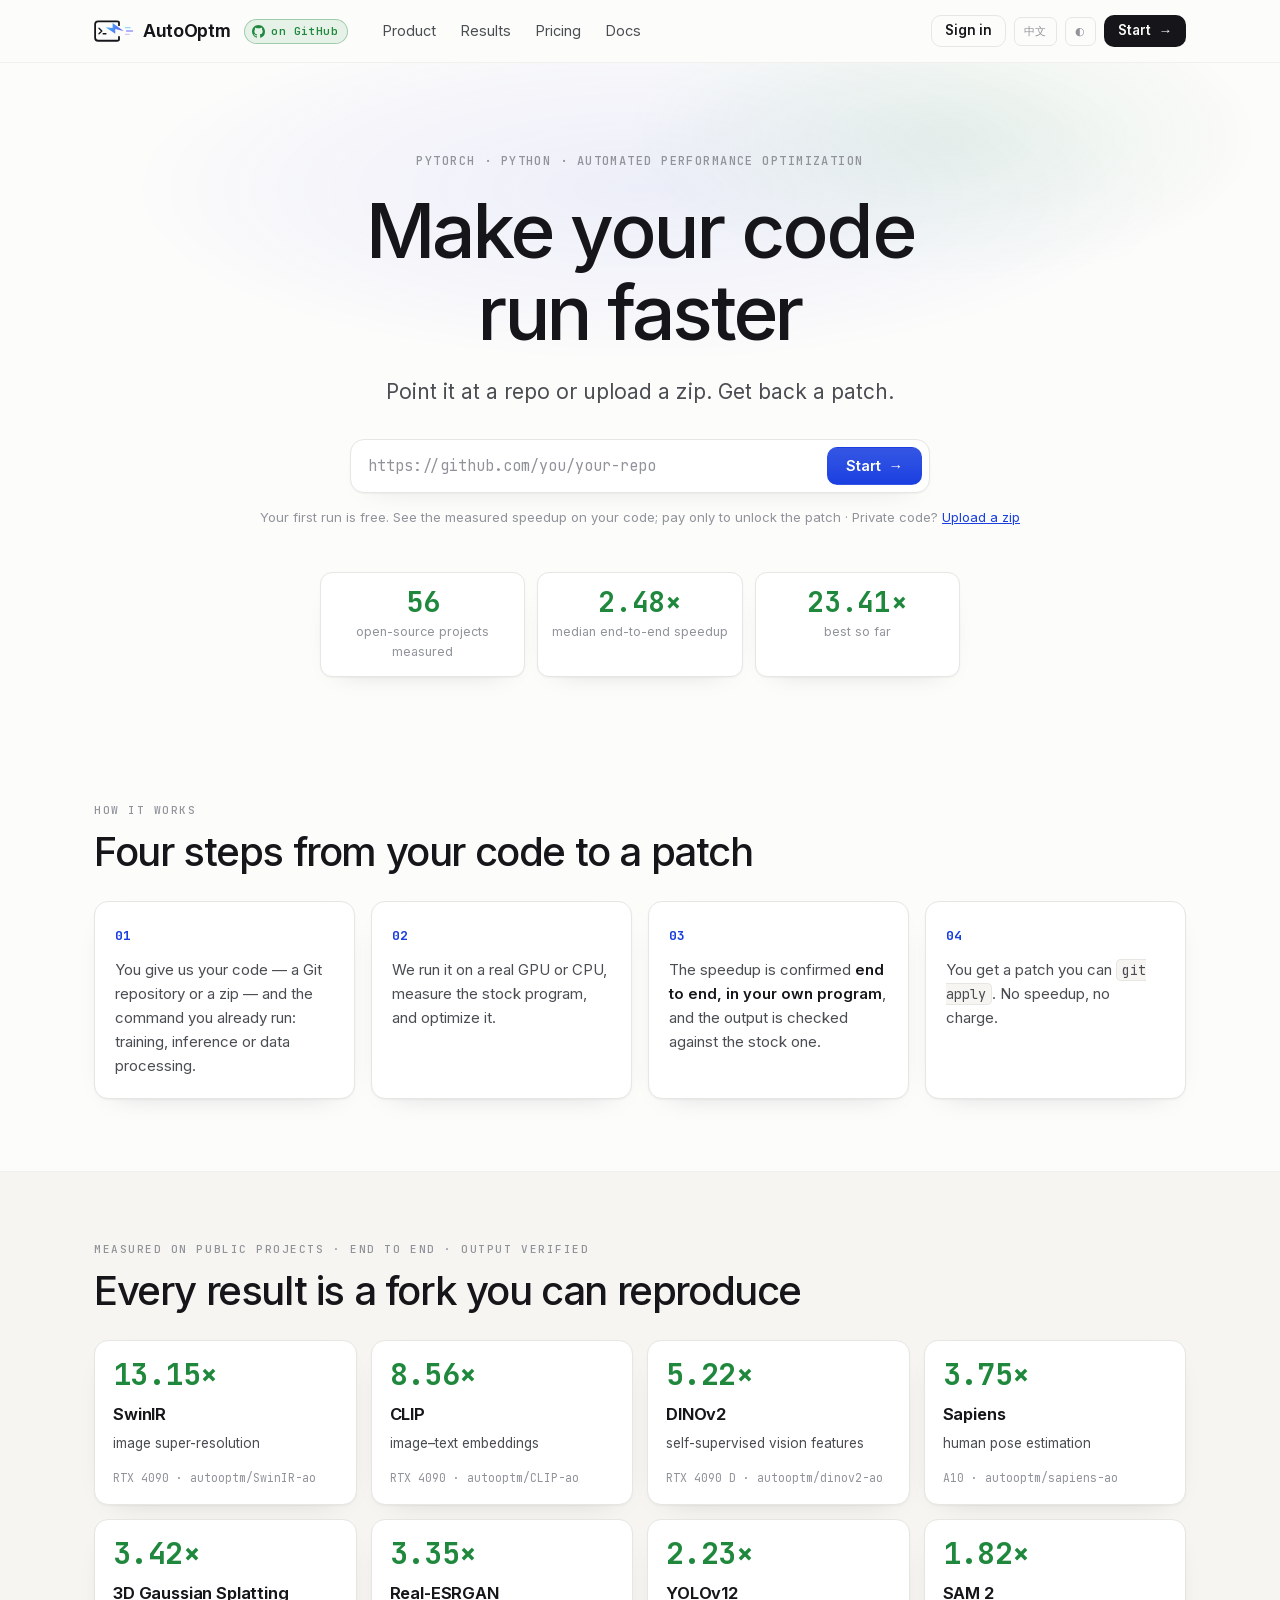
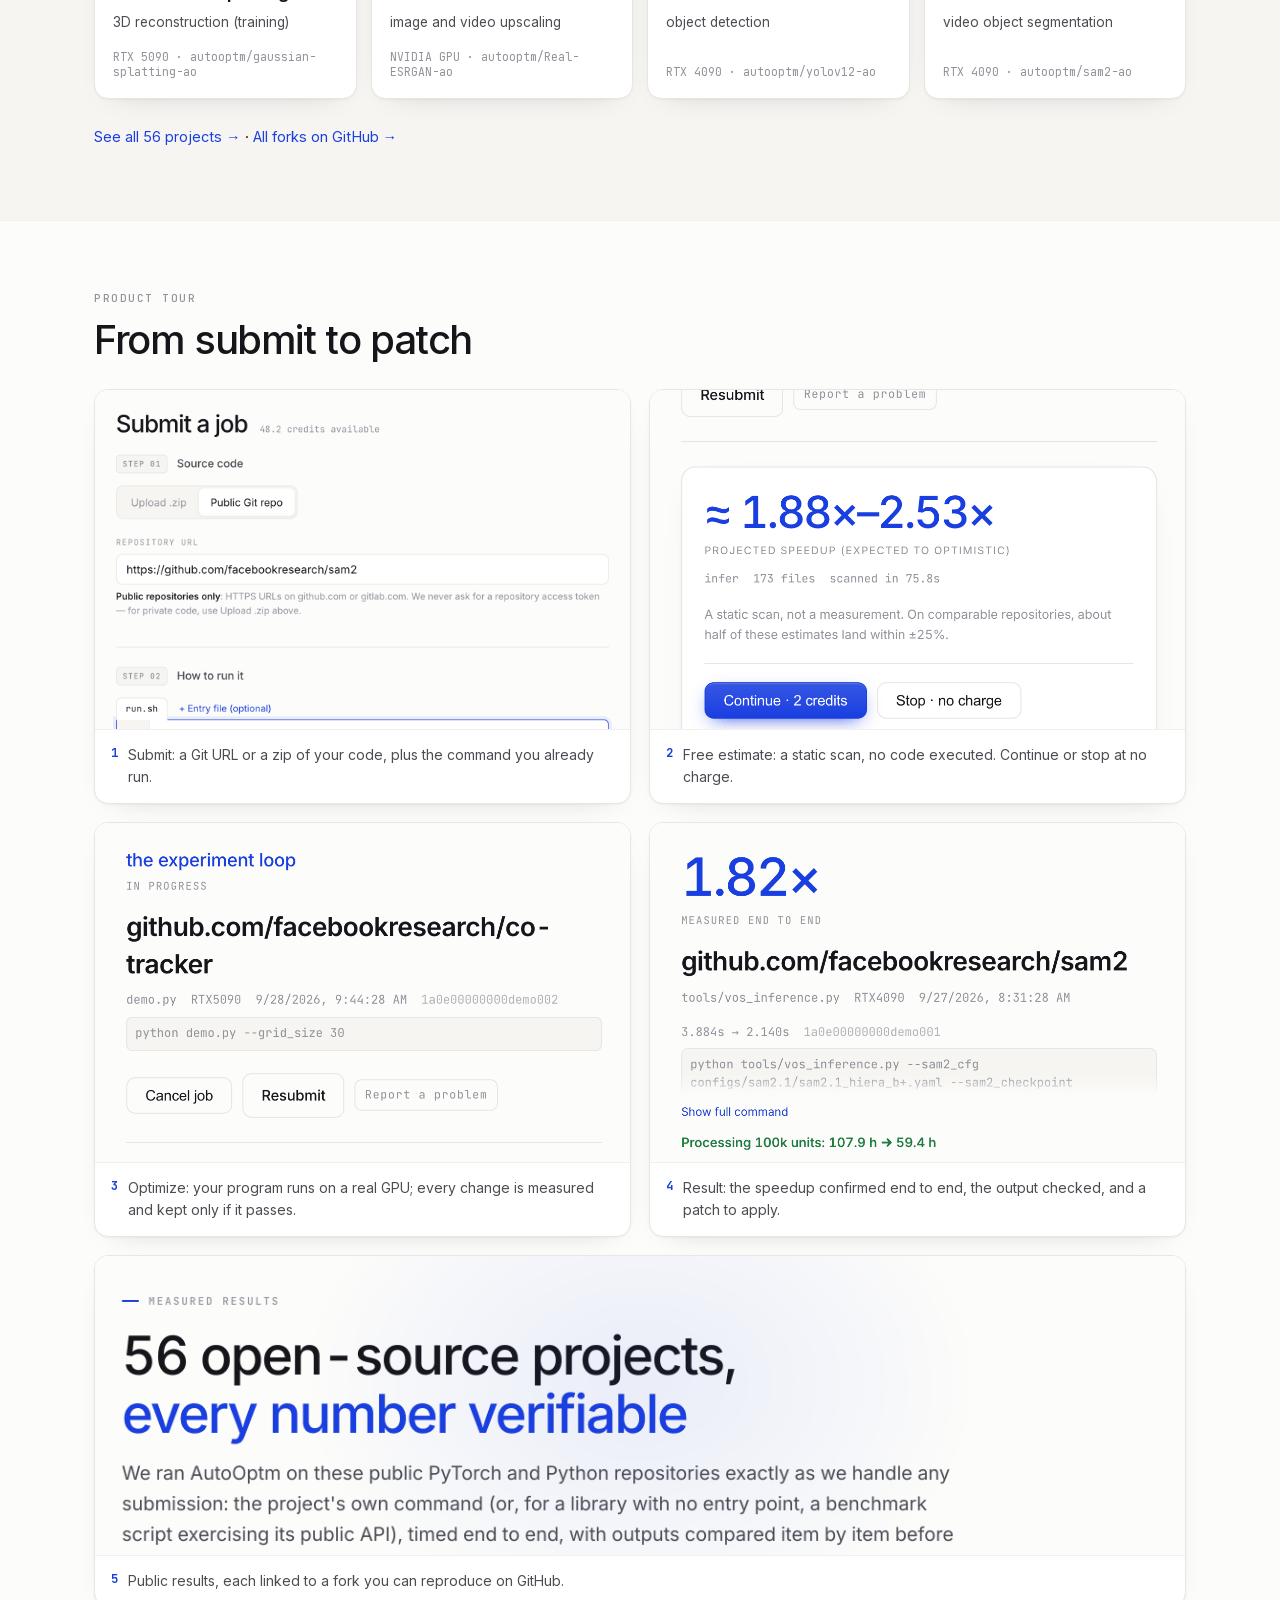
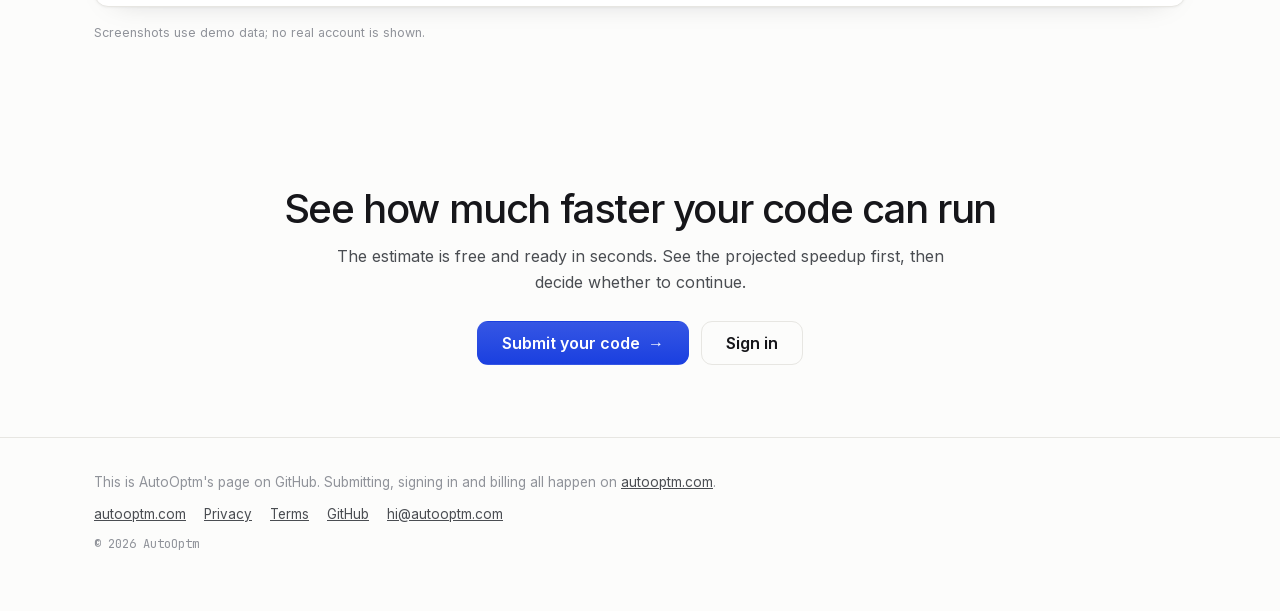
<file: index.html>
<!doctype html>
<html lang="en">
<head>
<meta charset="utf-8">
<meta name="viewport" content="width=device-width, initial-scale=1">
<title>AutoOptm · Make your PyTorch and Python code run faster</title>
<meta name="description" content="AutoOptm optimizes PyTorch training, inference and Python data code. Point it at a repo or upload a zip; get back a patch, verified end to end in your own program. 56 open-source projects, median 2.48x.">
<link rel="canonical" href="https://autooptm.com/">
<meta property="og:type" content="website">
<meta property="og:title" content="AutoOptm · Make your code run faster">
<meta property="og:description" content="Point it at a repo or upload a zip. Get back a patch, verified end to end. 56 open-source projects, median 2.48x.">
<meta property="og:url" content="https://autooptm.github.io/">
<meta property="og:image" content="https://autooptm.github.io/og.png">
<meta name="twitter:card" content="summary_large_image">
<link rel="icon" href="favicon.svg" type="image/svg+xml">
<link rel="icon" href="favicon.png" type="image/png">
<link rel="stylesheet" href="style.css">
<script>

(function () {
  var l = null, t = null;
  try { l = localStorage.getItem('ao.lang'); t = localStorage.getItem('ao.theme'); } catch (e) {}
  if (l !== 'zh' && l !== 'en') l = 'en';
  document.documentElement.lang = l;
  if (t === 'light' || t === 'dark') document.documentElement.dataset.theme = t;
})();
</script>
</head>
<body>

<header class="nav">
  <div class="wrap nav-in">
    <a class="logo" href="https://autooptm.com/"><svg class="mark" viewBox="-8 -8 288 156" fill="none" aria-hidden="true"><defs><linearGradient id="aoBolt" x1="0" y1="0" x2="1" y2="0.3"><stop offset="0%" stop-color="#38BDF8"/><stop offset="100%" stop-color="#6366F1"/></linearGradient></defs><path d="M172 28 L172 8 Q172 0 158 0 L22 0 Q0 0 0 22 L0 118 Q0 140 22 140 L158 140 Q172 140 172 132 L172 112" stroke="currentColor" stroke-width="13" stroke-linecap="round"/><path d="M28 50 L48 70 L28 90" stroke="currentColor" stroke-width="10" stroke-linecap="round" stroke-linejoin="round"/><line x1="58" y1="90" x2="78" y2="90" stroke="currentColor" stroke-width="10" stroke-linecap="round"/><path d="M75 43 L145 89 L145 55 L205 70 L126 13 L126 48 Z" fill="url(#aoBolt)"/><line x1="218" y1="46" x2="252" y2="46" stroke="#38BDF8" stroke-width="8" stroke-linecap="round" opacity=".55"/><line x1="226" y1="70" x2="270" y2="70" stroke="#6366F1" stroke-width="8" stroke-linecap="round"/><line x1="218" y1="94" x2="246" y2="94" stroke="#8B5CF6" stroke-width="8" stroke-linecap="round" opacity=".35"/></svg>AutoOptm</a>
    <a class="gh-badge" href="https://github.com/autooptm" title="github.com/autooptm"><svg viewBox="0 0 16 16" aria-hidden="true"><path fill="currentColor" d="M8 0C3.58 0 0 3.58 0 8c0 3.54 2.29 6.53 5.47 7.59.4.07.55-.17.55-.38 0-.19-.01-.82-.01-1.49-2.01.37-2.53-.49-2.69-.94-.09-.23-.48-.94-.82-1.13-.28-.15-.68-.52-.01-.53.63-.01 1.08.58 1.23.82.72 1.21 1.87.87 2.33.66.07-.52.28-.87.51-1.07-1.78-.2-3.64-.89-3.64-3.95 0-.87.31-1.59.82-2.15-.08-.2-.36-1.02.08-2.12 0 0 .67-.21 2.2.82.64-.18 1.32-.27 2-.27.68 0 1.36.09 2 .27 1.53-1.04 2.2-.82 2.2-.82.44 1.1.16 1.92.08 2.12.51.56.82 1.27.82 2.15 0 3.07-1.87 3.75-3.65 3.95.29.25.54.73.54 1.48 0 1.07-.01 1.93-.01 2.2 0 .21.15.46.55.38A8.013 8.013 0 0016 8c0-4.42-3.58-8-8-8z"/></svg><span class="zh">GitHub 版</span><span class="en">on GitHub</span></a>
    <nav class="nav-links">
      <a href="#how"><span class="zh">产品</span><span class="en">Product</span></a>
      <a href="https://autooptm.com/results" data-zh-href="https://autooptm.com/zh/results"><span class="zh">实测</span><span class="en">Results</span></a>
      <a href="https://autooptm.com/pricing" data-zh-href="https://autooptm.com/zh/pricing"><span class="zh">定价</span><span class="en">Pricing</span></a>
      <a href="https://autooptm.com/cli" data-zh-href="https://autooptm.com/zh/cli"><span class="zh">文档</span><span class="en">Docs</span></a>
    </nav>
    <div class="nav-right">
      <a class="btn quiet sm" href="https://autooptm.com/login?return_to=%2Fapp"><span class="zh">登录</span><span class="en">Sign in</span></a>
      <button class="ghost" id="langBtn" type="button">EN</button>
      <button class="ghost" id="themeBtn" type="button" aria-label="Toggle theme">◐</button>
      <a class="btn sm nav-cta" href="https://autooptm.com/app"><span class="zh">开始</span><span class="en">Start</span><span class="arr">→</span></a>
    </div>
  </div>
</header>

<main>
<section class="hero">
  <div class="wrap hero-mid">
    <p class="eyebrow"><span class="zh">PyTorch · Python · 自动性能优化</span><span class="en">PyTorch · Python · automated performance optimization</span></p>
    <h1><span class="zh">让你的代码<br>更快一点</span><span class="en">Make your code<br>run faster</span></h1>
    <p class="sub"><span class="zh">交给我们一个仓库或代码 zip 包，还你一个补丁。</span><span class="en">Point it at a repo or upload a zip. Get back a patch.</span></p>
    <form class="launch" id="launch" autocomplete="off" action="https://autooptm.com/app" method="get">
      <input type="url" name="repo" id="heroRepo" spellcheck="false" placeholder="https://github.com/you/your-repo" aria-label="Repository URL">
      <button class="btn primary" type="submit"><span class="zh">开始</span><span class="en">Start</span><span class="arr">→</span></button>
    </form>
    <p class="micro"><span class="zh">首次试跑免费，先看实测加速比，满意再付费解锁补丁 · 私有代码？</span><span class="en">Your first run is free. See the measured speedup on your code; pay only to unlock the patch · Private code?</span>
      <a href="https://autooptm.com/app"><span class="zh">上传 zip 包</span><span class="en">Upload a zip</span></a></p>
    <div class="stats">
      <div><b>56</b><small><span class="zh">个开源项目实测</span><span class="en">open-source projects measured</span></small></div>
      <div><b>2.48×</b><small><span class="zh">端到端加速中位数</span><span class="en">median end-to-end speedup</span></small></div>
      <div><b>23.41×</b><small><span class="zh">最高</span><span class="en">best so far</span></small></div>
    </div>
  </div>
</section>

<section class="sec" id="how">
  <div class="wrap">
    <p class="kicker"><span class="zh">怎么用</span><span class="en">How it works</span></p>
    <h2><span class="zh">四步，从代码到补丁</span><span class="en">Four steps from your code to a patch</span></h2>
    <ol class="steps">
      <li><b>01</b><p><span class="zh">把代码交给我们：Git 仓库或 zip 包，加上你平时运行的那条命令，训练、推理或数据处理都可以。</span><span class="en">You give us your code — a Git repository or a zip — and the command you already run: training, inference or data processing.</span></p></li>
      <li><b>02</b><p><span class="zh">我们在真实的 GPU 或 CPU 上运行它，先测原版程序，再做优化。</span><span class="en">We run it on a real GPU or CPU, measure the stock program, and optimize it.</span></p></li>
      <li><b>03</b><p><span class="zh">加速在你自己的程序里<strong>端到端</strong>确认，输出逐项和原版比对。</span><span class="en">The speedup is confirmed <strong>end to end, in your own program</strong>, and the output is checked against the stock one.</span></p></li>
      <li><b>04</b><p><span class="zh">你拿到一个可以直接 <code>git apply</code> 的补丁。没变快，不收费。</span><span class="en">You get a patch you can <code>git apply</code>. No speedup, no charge.</span></p></li>
    </ol>
  </div>
</section>

<section class="sec alt" id="results">
  <div class="wrap">
    <p class="kicker"><span class="zh">公开项目实测 · 端到端 · 输出已校验</span><span class="en">Measured on public projects · end to end · output verified</span></p>
    <h2><span class="zh">每个结果都是一个可以复现的 fork</span><span class="en">Every result is a fork you can reproduce</span></h2>
    <div class="cards">
      <a class="card" href="https://github.com/autooptm/SwinIR-ao">
        <span class="x">13.15×</span>
        <h3>SwinIR</h3>
        <span class="what"><span class="zh">图像超分辨率</span><span class="en">image super-resolution</span></span>
        <span class="meta">RTX 4090 · autooptm/SwinIR-ao</span>
      </a>
      <a class="card" href="https://github.com/autooptm/CLIP-ao">
        <span class="x">8.56×</span>
        <h3>CLIP</h3>
        <span class="what"><span class="zh">图文嵌入</span><span class="en">image–text embeddings</span></span>
        <span class="meta">RTX 4090 · autooptm/CLIP-ao</span>
      </a>
      <a class="card" href="https://github.com/autooptm/dinov2-ao">
        <span class="x">5.22×</span>
        <h3>DINOv2</h3>
        <span class="what"><span class="zh">自监督视觉特征</span><span class="en">self-supervised vision features</span></span>
        <span class="meta">RTX 4090 D · autooptm/dinov2-ao</span>
      </a>
      <a class="card" href="https://github.com/autooptm/sapiens-ao">
        <span class="x">3.75×</span>
        <h3>Sapiens</h3>
        <span class="what"><span class="zh">人体姿态估计</span><span class="en">human pose estimation</span></span>
        <span class="meta">A10 · autooptm/sapiens-ao</span>
      </a>
      <a class="card" href="https://github.com/autooptm/gaussian-splatting-ao">
        <span class="x">3.42×</span>
        <h3>3D Gaussian Splatting</h3>
        <span class="what"><span class="zh">三维重建（训练）</span><span class="en">3D reconstruction (training)</span></span>
        <span class="meta">RTX 5090 · autooptm/gaussian-splatting-ao</span>
      </a>
      <a class="card" href="https://github.com/autooptm/Real-ESRGAN-ao">
        <span class="x">3.35×</span>
        <h3>Real-ESRGAN</h3>
        <span class="what"><span class="zh">图像与视频放大</span><span class="en">image and video upscaling</span></span>
        <span class="meta">NVIDIA GPU · autooptm/Real-ESRGAN-ao</span>
      </a>
      <a class="card" href="https://github.com/autooptm/yolov12-ao">
        <span class="x">2.23×</span>
        <h3>YOLOv12</h3>
        <span class="what"><span class="zh">目标检测</span><span class="en">object detection</span></span>
        <span class="meta">RTX 4090 · autooptm/yolov12-ao</span>
      </a>
      <a class="card" href="https://github.com/autooptm/sam2-ao">
        <span class="x">1.82×</span>
        <h3>SAM 2</h3>
        <span class="what"><span class="zh">视频目标分割</span><span class="en">video object segmentation</span></span>
        <span class="meta">RTX 4090 · autooptm/sam2-ao</span>
      </a>
    </div>
    <p class="more"><a href="https://autooptm.com/results" data-zh-href="https://autooptm.com/zh/results"><span class="zh">查看全部 56 个项目</span><span class="en">See all 56 projects</span> →</a>
      · <a href="https://github.com/autooptm"><span class="zh">GitHub 上的全部 fork</span><span class="en">All forks on GitHub</span> →</a></p>
  </div>
</section>

<section class="sec" id="tour">
  <div class="wrap">
    <p class="kicker"><span class="zh">产品一览</span><span class="en">Product tour</span></p>
    <h2><span class="zh">从提交到补丁</span><span class="en">From submit to patch</span></h2>
    <div class="tour">
      <figure><img src="img/01-submit.png" alt="Submit page" loading="lazy"><figcaption><b>1</b><span class="zh">提交：Git 地址或代码 zip，加上你平时运行的命令。</span><span class="en">Submit: a Git URL or a zip of your code, plus the command you already run.</span></figcaption></figure>
      <figure><img class="focus-mid" src="img/02-estimate.png" alt="Free estimate" loading="lazy"><figcaption><b>2</b><span class="zh">免费估算：静态扫描，不运行代码；继续或停止，停止不收费。</span><span class="en">Free estimate: a static scan, no code executed. Continue or stop at no charge.</span></figcaption></figure>
      <figure><img src="img/03-running.png" alt="Optimizing" loading="lazy"><figcaption><b>3</b><span class="zh">优化：在真实 GPU 上运行，每个改动都实测，过了校验才保留。</span><span class="en">Optimize: your program runs on a real GPU; every change is measured and kept only if it passes.</span></figcaption></figure>
      <figure><img src="img/04-result.png" alt="Result" loading="lazy"><figcaption><b>4</b><span class="zh">结果：端到端确认的加速、输出校验，和一个可直接应用的补丁。</span><span class="en">Result: the speedup confirmed end to end, the output checked, and a patch to apply.</span></figcaption></figure>
      <figure class="wide"><img src="img/05-results.png" alt="Public results" loading="lazy"><figcaption><b>5</b><span class="zh">公开结果：每个项目都链接到 GitHub 上可复现的 fork。</span><span class="en">Public results, each linked to a fork you can reproduce on GitHub.</span></figcaption></figure>
    </div>
    <p class="note"><span class="zh">截图使用演示数据，不含任何真实账户。</span><span class="en">Screenshots use demo data; no real account is shown.</span></p>
  </div>
</section>

<section class="sec end">
  <div class="wrap">
    <h2><span class="zh">先看看你的代码能快多少</span><span class="en">See how much faster your code can run</span></h2>
    <p class="lead"><span class="zh">估算免费，几秒出结果。看过预估加速比，再决定要不要继续。</span><span class="en">The estimate is free and ready in seconds. See the projected speedup first, then decide whether to continue.</span></p>
    <div class="cta">
      <a class="btn primary lg" href="https://autooptm.com/app"><span class="zh">提交代码</span><span class="en">Submit your code</span><span class="arr">→</span></a>
      <a class="btn quiet lg" href="https://autooptm.com/login?return_to=%2Fapp"><span class="zh">登录</span><span class="en">Sign in</span></a>
    </div>
  </div>
</section>
</main>

<footer class="foot">
  <div class="wrap foot-in">
    <p><span class="zh">这是 AutoOptm 在 GitHub 上的介绍页。提交、登录和账单都在</span><span class="en">This is AutoOptm's page on GitHub. Submitting, signing in and billing all happen on</span> <a href="https://autooptm.com/">autooptm.com</a>.</p>
    <p class="links">
      <a href="https://autooptm.com/">autooptm.com</a>
      <a href="https://autooptm.com/privacy" data-zh-href="https://autooptm.com/zh/privacy"><span class="zh">隐私</span><span class="en">Privacy</span></a>
      <a href="https://autooptm.com/terms" data-zh-href="https://autooptm.com/zh/terms"><span class="zh">条款</span><span class="en">Terms</span></a>
      <a href="https://github.com/autooptm">GitHub</a>
      <a href="mailto:hi@autooptm.com">hi@autooptm.com</a>
    </p>
    <p class="copy">© 2026 AutoOptm</p>
  </div>
</footer>

<script src="main.js"></script>
</body>
</html>
</file>
<file: style.css>
:root {
  --paper:   #FCFCFB;
  --paper-2: #F6F5F1;
  --card:    #FFFFFF;
  --ink:     #16161A;
  --ink-2:   #4A4D52;
  --ink-3:   #90939A;
  --hair:    #E7E6E2;
  --hair-2:  #F1F0EC;
  --signal:  #1A3FE0;
  --signal-soft: rgba(26, 63, 224, .08);
  --gh:      #1F883D;
  --gh-soft: rgba(31, 136, 61, .10);
  --font: "Inter", -apple-system, BlinkMacSystemFont, "Segoe UI", "PingFang SC",
          "Hiragino Sans GB", "Microsoft YaHei", Roboto, Helvetica, Arial, sans-serif;
  --mono: "JetBrains Mono", ui-monospace, SFMono-Regular, "SF Mono", Menlo, Consolas,
          "Liberation Mono", monospace;
  --w: 1140px;
  --shadow-1: 0 1px 2px rgba(20, 20, 26, .04), 0 10px 30px -22px rgba(20, 20, 26, .28);
  --shadow-2: 0 2px 4px rgba(20, 20, 26, .05), 0 22px 44px -22px rgba(20, 20, 26, .35);
  --ring: 0 0 0 4px var(--signal-soft);
  --ease-out: cubic-bezier(.16, 1, .3, 1);
}
@media (prefers-color-scheme: dark) {
  :root:not([data-theme="light"]) {
    --paper: #0E0E10; --paper-2: #141416; --card: #1A1A1D;
    --ink: #F2F1EE; --ink-2: #A8ABB2; --ink-3: #6B6E75;
    --hair: #2A2A2E; --hair-2: #202024;
    --signal: #6E8BFF; --signal-soft: rgba(110, 139, 255, .12);
    --gh: #3FB950; --gh-soft: rgba(63, 185, 80, .14);
    --shadow-1: 0 1px 2px rgba(0,0,0,.3), 0 12px 30px -20px rgba(0,0,0,.7);
    --shadow-2: 0 2px 4px rgba(0,0,0,.35), 0 24px 48px -20px rgba(0,0,0,.8);
  }
}
:root[data-theme="dark"] {
  --paper: #0E0E10; --paper-2: #141416; --card: #1A1A1D;
  --ink: #F2F1EE; --ink-2: #A8ABB2; --ink-3: #6B6E75;
  --hair: #2A2A2E; --hair-2: #202024;
  --signal: #6E8BFF; --signal-soft: rgba(110, 139, 255, .12);
  --gh: #3FB950; --gh-soft: rgba(63, 185, 80, .14);
  --shadow-1: 0 1px 2px rgba(0,0,0,.3), 0 12px 30px -20px rgba(0,0,0,.7);
  --shadow-2: 0 2px 4px rgba(0,0,0,.35), 0 24px 48px -20px rgba(0,0,0,.8);
}

@font-face {
  font-family: "Inter"; font-style: normal; font-weight: 400 700; font-display: swap;
  src: url("fonts/inter-latin.woff2") format("woff2");
  unicode-range: U+0000-00FF, U+0131, U+0152-0153, U+02BB-02BC, U+02C6, U+02DA, U+02DC, U+0304, U+0308, U+0329, U+2000-206F, U+20AC, U+2122, U+2191, U+2193, U+2212, U+2215, U+FEFF, U+FFFD;
}
@font-face {
  font-family: "JetBrains Mono"; font-style: normal; font-weight: 400 700; font-display: swap;
  src: url("fonts/jetbrains-mono-latin.woff2") format("woff2");
  unicode-range: U+0000-00FF, U+0131, U+0152-0153, U+02BB-02BC, U+02C6, U+02DA, U+02DC, U+0304, U+0308, U+0329, U+2000-206F, U+20AC, U+2122, U+2191, U+2193, U+2212, U+2215, U+FEFF, U+FFFD;
}

* { box-sizing: border-box; }
html { -webkit-text-size-adjust: 100%; scroll-behavior: smooth; }
body {
  margin: 0; background: var(--paper); color: var(--ink);
  font-family: var(--font); font-size: 16px; line-height: 1.6;
  -webkit-font-smoothing: antialiased; overflow-x: hidden;
}
html[lang="en"] .zh, html[lang="zh"] .en { display: none; }
a { color: inherit; }
img { max-width: 100%; display: block; }
code { font-family: var(--mono); font-size: .9em; background: var(--paper-2); border: 1px solid var(--hair); border-radius: 5px; padding: 1px 5px; }
.wrap { max-width: var(--w); margin: 0 auto; padding: 0 24px; }
h1, h2 { margin: 0; letter-spacing: -.035em; font-weight: 500; line-height: 1.08; }
h1 { font-size: clamp(40px, 6.6vw, 76px); }
h2 { font-size: clamp(26px, 3.4vw, 40px); margin-bottom: 28px; }

.btn {
  display: inline-flex; align-items: center; gap: 8px; text-decoration: none;
  font: 600 14.5px/1 var(--font); padding: 11px 18px; border-radius: 10px;
  background: var(--ink); color: var(--paper); border: 1px solid transparent; cursor: pointer;
  transition: transform .2s var(--ease-out), box-shadow .2s var(--ease-out), border-color .2s;
  white-space: nowrap;
}
.btn:hover { transform: translateY(-1px); box-shadow: 0 6px 20px -6px rgba(0,0,0,.28); }
.btn:focus-visible { outline: 0; box-shadow: var(--ring); }
.btn.primary { background: linear-gradient(180deg, color-mix(in srgb, var(--signal) 88%, #fff) 0%, var(--signal) 100%); color: #fff; }
.btn.quiet { background: transparent; color: var(--ink); border-color: var(--hair); }
.btn.quiet:hover { border-color: var(--ink-3); box-shadow: none; }
.btn.sm { font-size: 13.5px; padding: 8px 13px; }
.btn.lg { font-size: 16px; padding: 13px 24px; border-radius: 11px; }
.btn .arr { transition: transform .25s var(--ease-out); }
.btn:hover .arr { transform: translateX(3px); }
.ghost {
  font: 11px/1 var(--mono); letter-spacing: .06em; border: 1px solid var(--hair);
  border-radius: 7px; padding: 8px 9px; color: var(--ink-3); background: transparent; cursor: pointer;
}
.ghost:hover { border-color: var(--ink-3); color: var(--ink); }

.nav { position: sticky; top: 0; z-index: 10; background: color-mix(in srgb, var(--paper) 86%, transparent);
       backdrop-filter: saturate(160%) blur(12px); -webkit-backdrop-filter: saturate(160%) blur(12px);
       border-bottom: 1px solid var(--hair-2); }
.nav-in { display: flex; align-items: center; gap: 14px; height: 62px; }
.logo { display: inline-flex; align-items: center; gap: 9px; text-decoration: none; font-weight: 650; font-size: 17.5px; letter-spacing: -.02em; }
.logo .mark { width: 40px; height: 22px; }
.gh-badge { display: inline-flex; align-items: center; gap: 6px; text-decoration: none;
  font: 600 11px/1 var(--mono); letter-spacing: .04em; color: var(--gh); background: var(--gh-soft);
  border: 1px solid color-mix(in srgb, var(--gh) 35%, transparent); border-radius: 999px; padding: 5px 9px 5px 7px; }
.gh-badge svg { width: 13px; height: 13px; }
.nav-links { display: flex; gap: 4px; margin-left: 10px; }
.nav-links a { text-decoration: none; color: var(--ink-2); font-size: 14.5px; padding: 6px 10px; border-radius: 8px; }
.nav-links a:hover { color: var(--ink); background: var(--paper-2); }
.nav-right { margin-left: auto; display: flex; align-items: center; gap: 8px; }

.hero { position: relative; padding: 92px 0 56px; overflow: hidden; text-align: center; }
.hero::before { content: ""; position: absolute; inset: -20% -10% auto; height: 520px; pointer-events: none;
  background: radial-gradient(closest-side, var(--signal-soft), transparent 70%),
              radial-gradient(closest-side at 70% 40%, var(--gh-soft), transparent 70%); opacity: .9; }
.hero-mid { position: relative; display: flex; flex-direction: column; align-items: center; }
.eyebrow { font: 500 12px/1 var(--mono); letter-spacing: .12em; text-transform: uppercase; color: var(--ink-3); margin: 0 0 22px; }
.sub { font-size: clamp(17px, 2vw, 21px); color: var(--ink-2); margin: 22px 0 30px; }
.launch { display: flex; gap: 8px; width: 100%; max-width: 580px; padding: 7px; border-radius: 14px;
  background: var(--card); border: 1px solid var(--hair); box-shadow: var(--shadow-1); }
.launch input { flex: 1; min-width: 0; border: 0; outline: 0; background: transparent; color: var(--ink);
  font: 15px/1.2 var(--mono); padding: 10px 10px; }
.launch input::placeholder { color: var(--ink-3); }
.launch:focus-within { box-shadow: var(--shadow-1), var(--ring); }
.micro { font-size: 13px; color: var(--ink-3); margin: 14px 0 0; }
.micro a { color: var(--signal); }
.stats { display: grid; grid-template-columns: repeat(3, minmax(0, 1fr)); gap: 12px; width: 100%; max-width: 640px; margin-top: 44px; }
.stats > div { border: 1px solid var(--hair); border-radius: 12px; background: var(--card); padding: 14px 12px; box-shadow: var(--shadow-1); }
.stats b { display: block; font: 700 clamp(20px, 2.6vw, 28px)/1.1 var(--mono); color: var(--gh); letter-spacing: -.01em; }
.stats small { display: block; font-size: 12.5px; color: var(--ink-3); margin-top: 4px; }

.sec { padding: 72px 0; }
.sec.alt { background: var(--paper-2); border-top: 1px solid var(--hair-2); border-bottom: 1px solid var(--hair-2); }
.kicker { font: 500 11px/1 var(--mono); letter-spacing: .14em; text-transform: uppercase; color: var(--ink-3); margin: 0 0 14px; }
.steps { list-style: none; margin: 0; padding: 0; display: grid; grid-template-columns: repeat(4, minmax(0, 1fr)); gap: 16px; }
.steps li { border: 1px solid var(--hair); border-radius: 14px; background: var(--card); padding: 20px; box-shadow: var(--shadow-1); }
.steps b { font: 700 13px/1 var(--mono); color: var(--signal); }
.steps p { margin: 10px 0 0; color: var(--ink-2); font-size: 15px; }
.steps strong { color: var(--ink); font-weight: 600; }

.cards { display: grid; grid-template-columns: repeat(4, minmax(0, 1fr)); gap: 14px; }
.card { display: flex; flex-direction: column; gap: 6px; text-decoration: none; border: 1px solid var(--hair);
  border-radius: 14px; background: var(--card); padding: 18px; box-shadow: var(--shadow-1);
  transition: transform .2s var(--ease-out), box-shadow .2s, border-color .2s; min-width: 0; }
.card:hover { transform: translateY(-1px); box-shadow: var(--shadow-2); border-color: var(--ink-3); }
.card .x { font: 700 30px/1 var(--mono); color: var(--gh); letter-spacing: -.02em; }
.card h3 { margin: 6px 0 0; font-size: 16.5px; font-weight: 650; letter-spacing: -.01em; }
.card .what { font-size: 13.5px; color: var(--ink-2); }
.card .meta { margin-top: auto; padding-top: 10px; font: 11.5px/1.3 var(--mono); color: var(--ink-3); overflow-wrap: anywhere; }
.more { margin: 26px 0 0; font-size: 14.5px; }
.more a { color: var(--signal); text-decoration: none; }
.more a:hover { text-decoration: underline; }

.tour { display: grid; grid-template-columns: repeat(2, minmax(0, 1fr)); gap: 18px; align-items: start; }
.tour figure { margin: 0; border: 1px solid var(--hair); border-radius: 14px; background: var(--card); overflow: hidden; box-shadow: var(--shadow-1); }
.tour img { width: 100%; height: 340px; object-fit: cover; object-position: top; border-bottom: 1px solid var(--hair-2); background: var(--paper); }
.tour figure.wide { grid-column: 1 / -1; }

.tour img.focus-mid { object-position: center 58%; }
.tour figure.wide img { height: 300px; }
.tour figcaption { display: flex; gap: 10px; padding: 14px 16px; font-size: 14px; color: var(--ink-2); }
.tour figcaption b { font: 700 12px/1.6 var(--mono); color: var(--signal); }
.note { font-size: 12.5px; color: var(--ink-3); margin: 16px 0 0; }

.end { text-align: center; }
.end h2 { margin-bottom: 14px; }
.lead { color: var(--ink-2); margin: 0 auto 26px; max-width: 620px; }
.cta { display: flex; gap: 12px; justify-content: center; flex-wrap: wrap; }

.foot { border-top: 1px solid var(--hair); padding: 34px 0 46px; font-size: 13.5px; color: var(--ink-3); }
.foot p { margin: 0 0 10px; }
.foot a { color: var(--ink-2); }
.foot .links { display: flex; gap: 18px; flex-wrap: wrap; }
.foot .copy { font-family: var(--mono); font-size: 12px; }

@media (max-width: 980px) {
  .cards { grid-template-columns: repeat(2, minmax(0, 1fr)); }
  .steps { grid-template-columns: repeat(2, minmax(0, 1fr)); }
}
@media (max-width: 760px) {
  .nav-links { display: none; }
  .nav-right .btn.quiet { display: none; }
  .gh-badge span { display: none; }
  .gh-badge { padding: 5px 6px; }
  .hero { padding: 64px 0 40px; }
  .launch { flex-direction: column; }
  .launch .btn { justify-content: center; }
  .stats { grid-template-columns: 1fr 1fr 1fr; gap: 8px; }
  .stats > div { padding: 12px 8px; }
  .stats small { font-size: 11px; }
  .tour { grid-template-columns: 1fr; }
  .tour img { height: 260px; }
  .sec { padding: 56px 0; }
}
@media (max-width: 480px) {
  .wrap { padding: 0 16px; }
  .cards { grid-template-columns: 1fr; }
  .steps { grid-template-columns: 1fr; }
  .nav-in { gap: 8px; }
  .logo { font-size: 16px; }
}
@media (prefers-reduced-motion: reduce) {
  * { transition: none !important; scroll-behavior: auto !important; }
}
</file>
